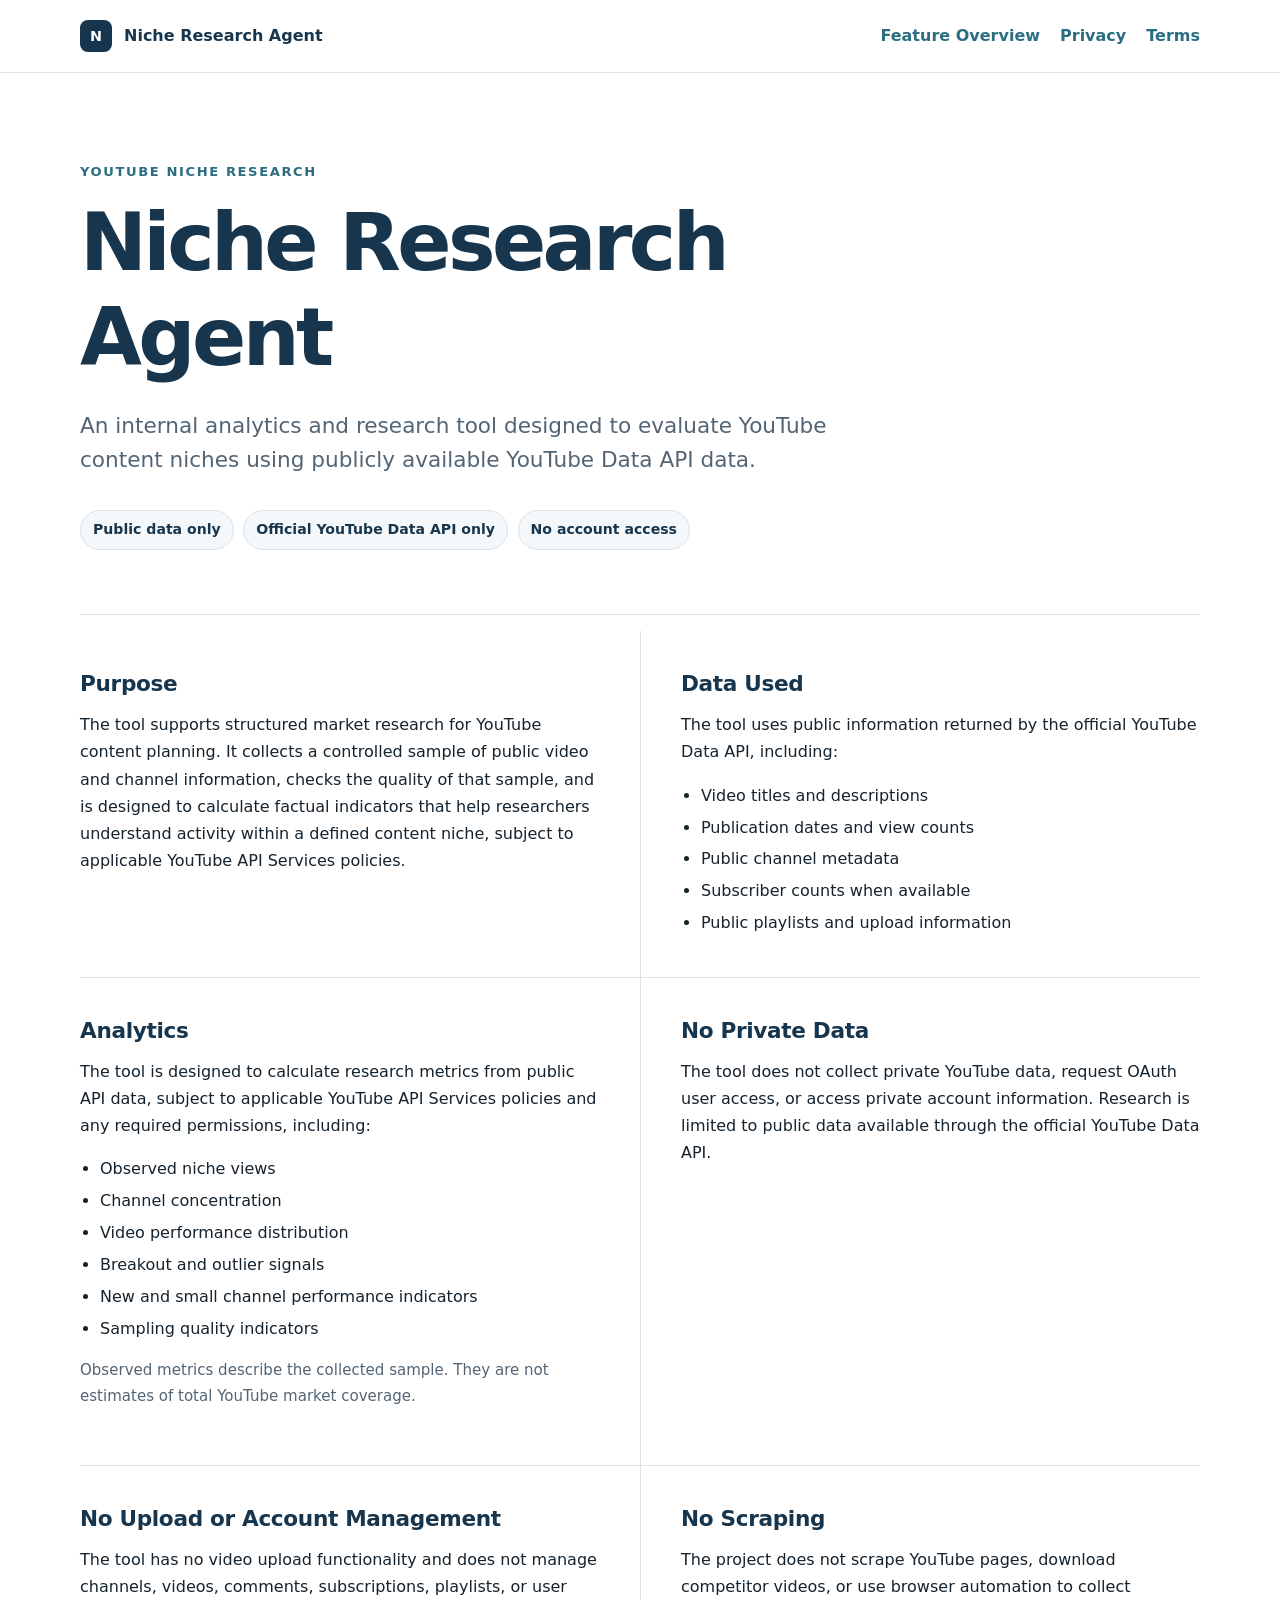
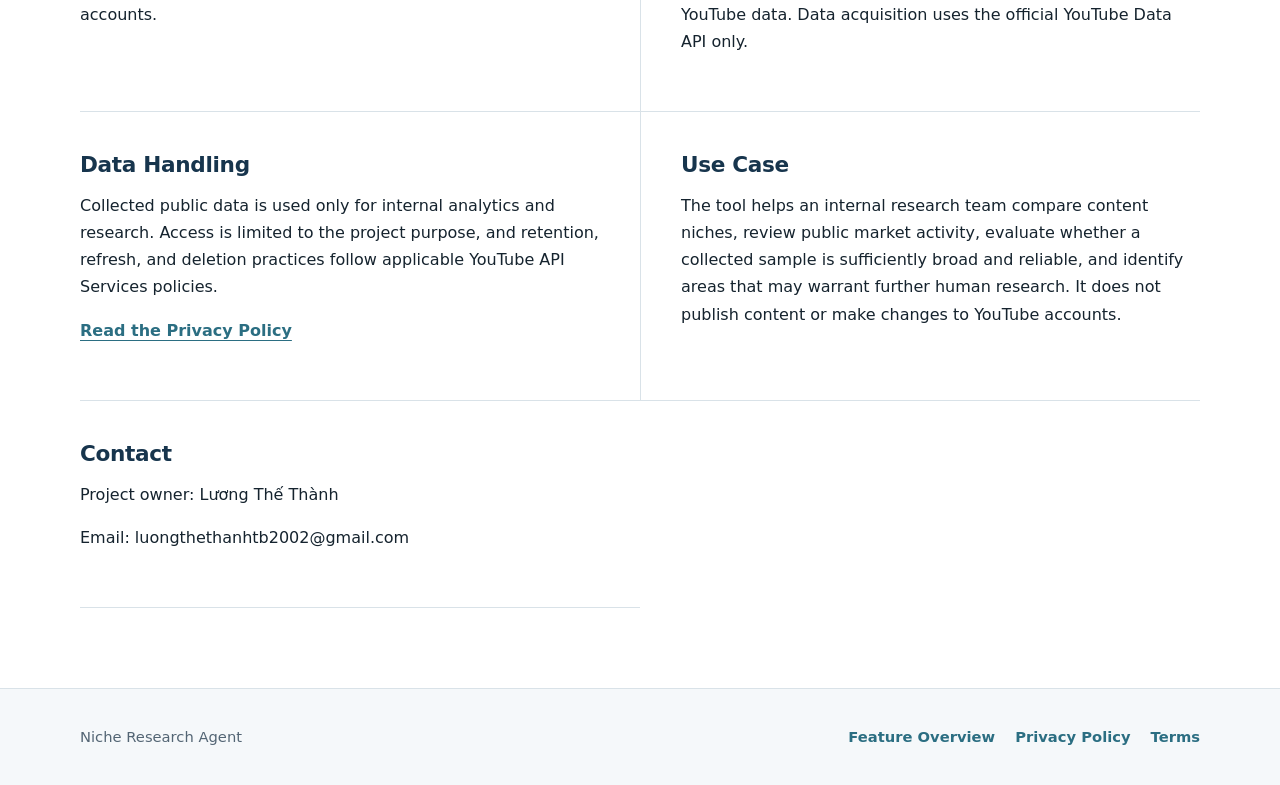
<file: index.html>
<!doctype html>
<html lang="en">
  <head>
    <meta charset="utf-8">
    <meta name="viewport" content="width=device-width, initial-scale=1">
    <meta name="description" content="Niche Research Agent is an internal analytics and research tool for evaluating YouTube content niches using public YouTube Data API data.">
    <title>Niche Research Agent</title>
    <link rel="icon" type="image/svg+xml" href="data:image/svg+xml,%3Csvg xmlns='http://www.w3.org/2000/svg' viewBox='0 0 64 64'%3E%3Crect width='64' height='64' rx='14' fill='%2317354d'/%3E%3Cpath d='M18 18h9l10 16V18h9v28h-9L27 30v16h-9z' fill='%23fff'/%3E%3C/svg%3E">
    <link rel="stylesheet" href="styles.css">
  </head>
  <body>
    <header class="site-header">
      <div class="shell header-inner">
        <a class="brand" href="index.html" aria-label="Niche Research Agent home">
          <span class="brand-mark" aria-hidden="true">N</span>
          <span>Niche Research Agent</span>
        </a>
        <nav aria-label="Primary navigation">
          <a href="features.html">Feature Overview</a>
          <a href="privacy.html">Privacy</a>
          <a href="terms.html">Terms</a>
        </nav>
      </div>
    </header>

    <main>
      <section class="hero shell" aria-labelledby="page-title">
        <p class="eyebrow">YouTube niche research</p>
        <h1 id="page-title">Niche Research Agent</h1>
        <p class="lead">An internal analytics and research tool designed to evaluate YouTube content niches using publicly available YouTube Data API data.</p>
        <div class="scope-note" aria-label="Data access summary">
          <span>Public data only</span>
          <span>Official YouTube Data API only</span>
          <span>No account access</span>
        </div>
      </section>

      <div class="shell content-grid">
        <section id="purpose">
          <h2>Purpose</h2>
          <p>The tool supports structured market research for YouTube content planning. It collects a controlled sample of public video and channel information, checks the quality of that sample, and is designed to calculate factual indicators that help researchers understand activity within a defined content niche, subject to applicable YouTube API Services policies.</p>
        </section>

        <section id="data-used">
          <h2>Data Used</h2>
          <p>The tool uses public information returned by the official YouTube Data API, including:</p>
          <ul>
            <li>Video titles and descriptions</li>
            <li>Publication dates and view counts</li>
            <li>Public channel metadata</li>
            <li>Subscriber counts when available</li>
            <li>Public playlists and upload information</li>
          </ul>
        </section>

        <section id="analytics">
          <h2>Analytics</h2>
          <p>The tool is designed to calculate research metrics from public API data, subject to applicable YouTube API Services policies and any required permissions, including:</p>
          <ul>
            <li>Observed niche views</li>
            <li>Channel concentration</li>
            <li>Video performance distribution</li>
            <li>Breakout and outlier signals</li>
            <li>New and small channel performance indicators</li>
            <li>Sampling quality indicators</li>
          </ul>
          <p class="muted">Observed metrics describe the collected sample. They are not estimates of total YouTube market coverage.</p>
        </section>

        <section id="no-private-data">
          <h2>No Private Data</h2>
          <p>The tool does not collect private YouTube data, request OAuth user access, or access private account information. Research is limited to public data available through the official YouTube Data API.</p>
        </section>

        <section id="no-account-management">
          <h2>No Upload or Account Management</h2>
          <p>The tool has no video upload functionality and does not manage channels, videos, comments, subscriptions, playlists, or user accounts.</p>
        </section>

        <section id="no-scraping">
          <h2>No Scraping</h2>
          <p>The project does not scrape YouTube pages, download competitor videos, or use browser automation to collect YouTube data. Data acquisition uses the official YouTube Data API only.</p>
        </section>

        <section id="data-handling">
          <h2>Data Handling</h2>
          <p>Collected public data is used only for internal analytics and research. Access is limited to the project purpose, and retention, refresh, and deletion practices follow applicable YouTube API Services policies.</p>
          <p><a class="text-link" href="privacy.html">Read the Privacy Policy</a></p>
        </section>

        <section id="use-case">
          <h2>Use Case</h2>
          <p>The tool helps an internal research team compare content niches, review public market activity, evaluate whether a collected sample is sufficiently broad and reliable, and identify areas that may warrant further human research. It does not publish content or make changes to YouTube accounts.</p>
        </section>

        <section id="contact">
          <h2>Contact</h2>
          <p>Project owner: Lương Thế Thành</p>
          <p>Email: luongthethanhtb2002@gmail.com</p>
        </section>
      </div>
    </main>

    <footer>
      <div class="shell footer-inner">
        <span>Niche Research Agent</span>
        <div class="footer-links">
          <a href="features.html">Feature Overview</a>
          <a href="privacy.html">Privacy Policy</a>
          <a href="terms.html">Terms</a>
        </div>
      </div>
    </footer>
  </body>
</html>
</file>
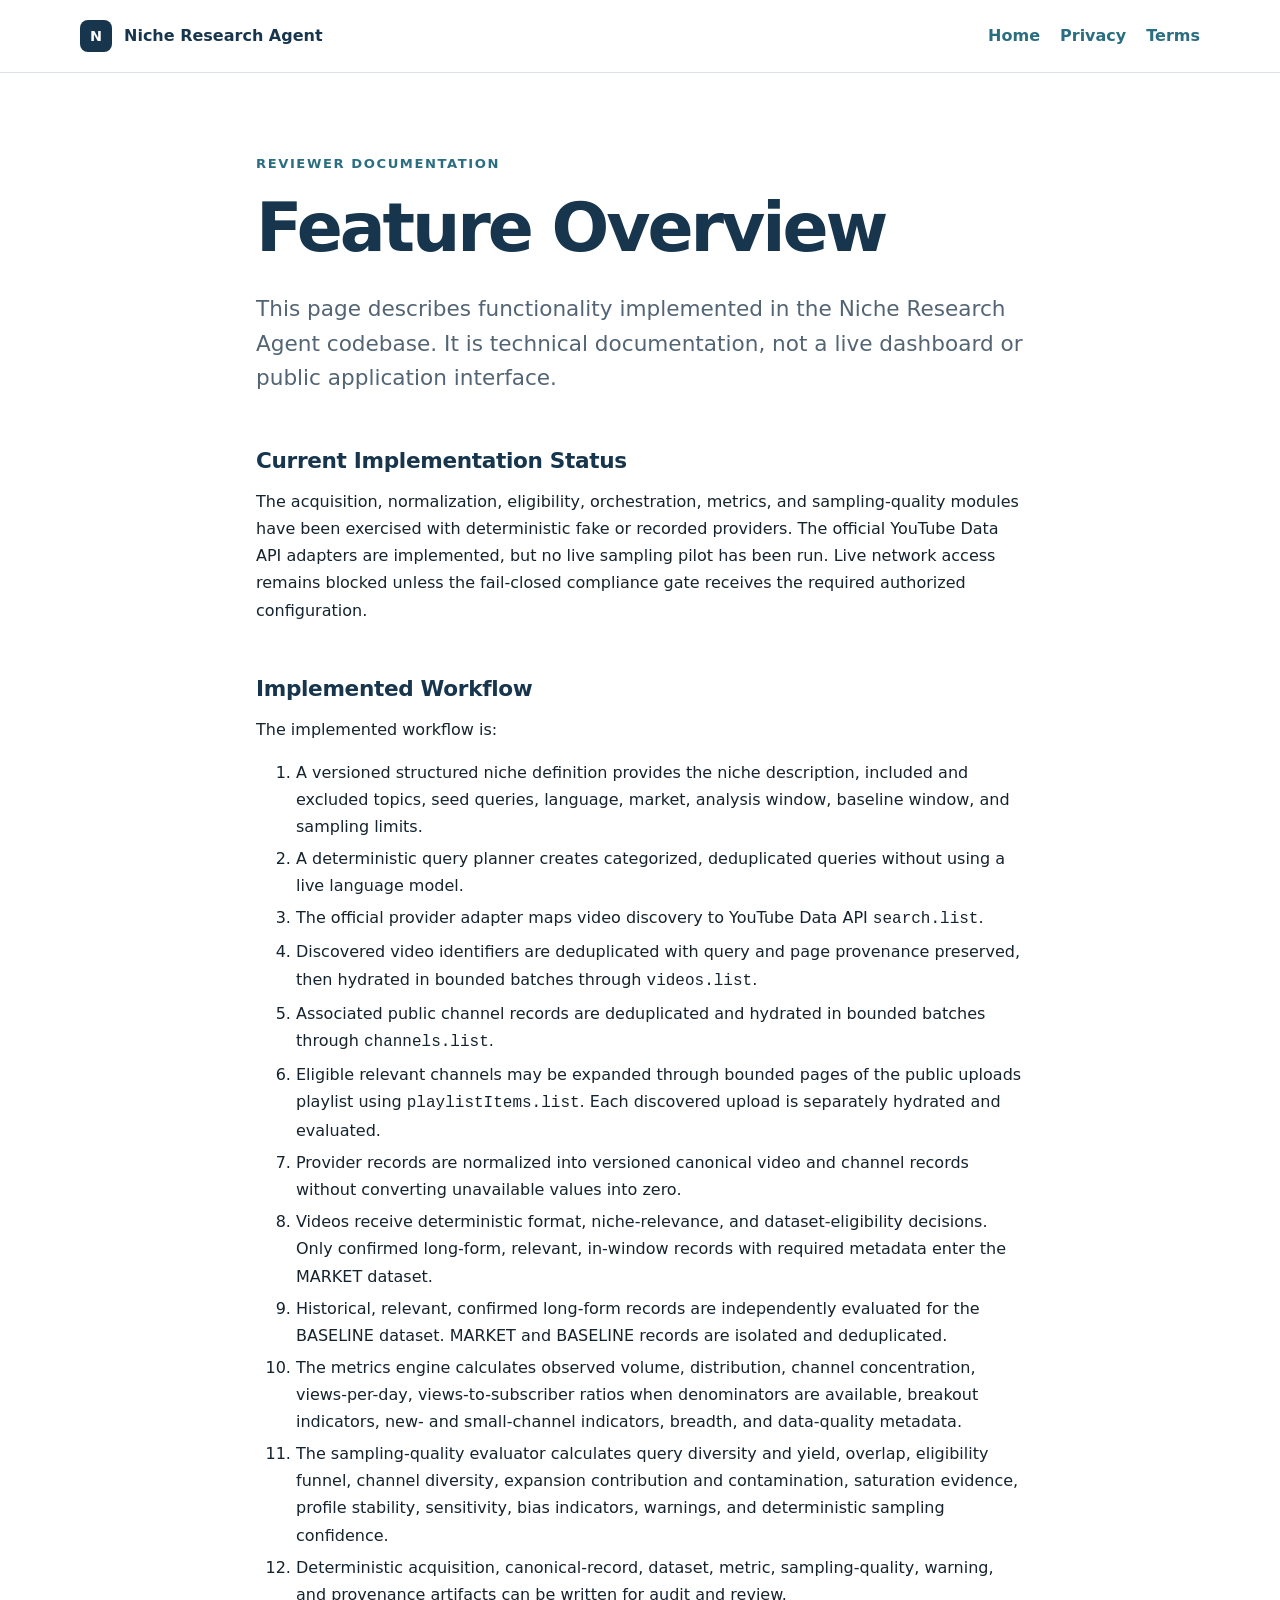
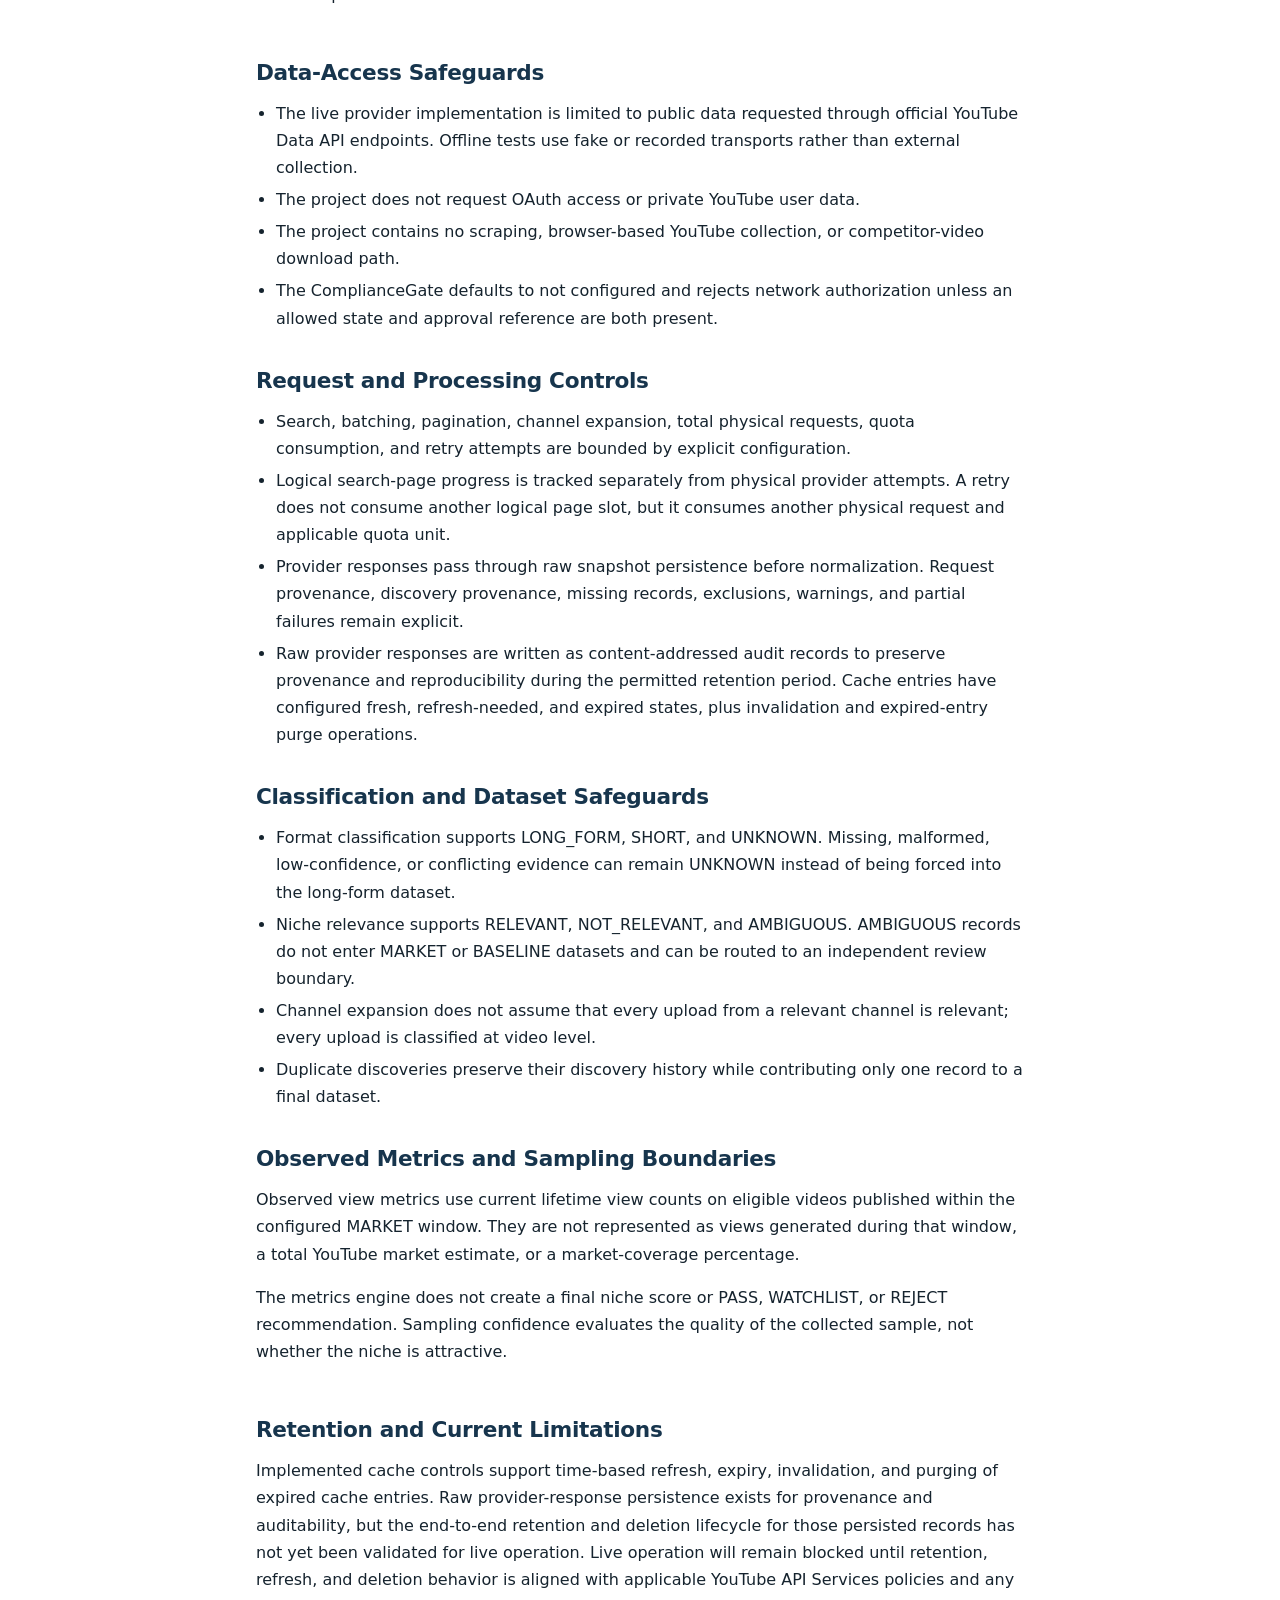
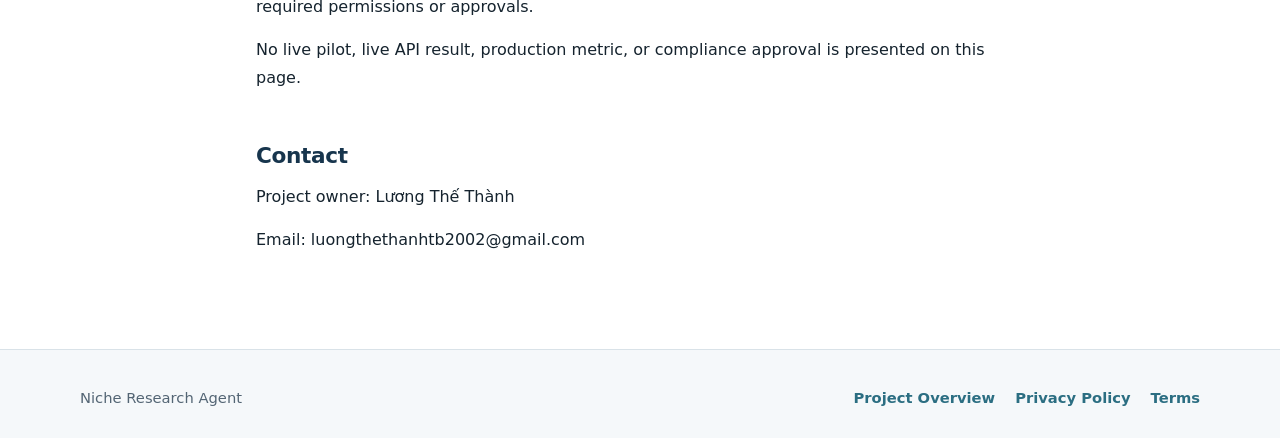
<file: features.html>
<!doctype html>
<html lang="en">
  <head>
    <meta charset="utf-8">
    <meta name="viewport" content="width=device-width, initial-scale=1">
    <meta name="description" content="Reviewer-facing technical overview of the implemented Niche Research Agent workflow and safeguards.">
    <title>Feature Overview — Niche Research Agent</title>
    <link rel="icon" type="image/svg+xml" href="data:image/svg+xml,%3Csvg xmlns='http://www.w3.org/2000/svg' viewBox='0 0 64 64'%3E%3Crect width='64' height='64' rx='14' fill='%2317354d'/%3E%3Cpath d='M18 18h9l10 16V18h9v28h-9L27 30v16h-9z' fill='%23fff'/%3E%3C/svg%3E">
    <link rel="stylesheet" href="styles.css">
  </head>
  <body>
    <header class="site-header">
      <div class="shell header-inner">
        <a class="brand" href="index.html" aria-label="Niche Research Agent home">
          <span class="brand-mark" aria-hidden="true">N</span>
          <span>Niche Research Agent</span>
        </a>
        <nav aria-label="Primary navigation">
          <a href="index.html">Home</a>
          <a href="privacy.html">Privacy</a>
          <a href="terms.html">Terms</a>
        </nav>
      </div>
    </header>

    <main class="shell policy">
      <p class="eyebrow">Reviewer documentation</p>
      <h1>Feature Overview</h1>
      <p class="lead">This page describes functionality implemented in the Niche Research Agent codebase. It is technical documentation, not a live dashboard or public application interface.</p>

      <section>
        <h2>Current Implementation Status</h2>
        <p>The acquisition, normalization, eligibility, orchestration, metrics, and sampling-quality modules have been exercised with deterministic fake or recorded providers. The official YouTube Data API adapters are implemented, but no live sampling pilot has been run. Live network access remains blocked unless the fail-closed compliance gate receives the required authorized configuration.</p>
      </section>

      <section>
        <h2>Implemented Workflow</h2>
        <p>The implemented workflow is:</p>
        <ol>
          <li>A versioned structured niche definition provides the niche description, included and excluded topics, seed queries, language, market, analysis window, baseline window, and sampling limits.</li>
          <li>A deterministic query planner creates categorized, deduplicated queries without using a live language model.</li>
          <li>The official provider adapter maps video discovery to YouTube Data API <code>search.list</code>.</li>
          <li>Discovered video identifiers are deduplicated with query and page provenance preserved, then hydrated in bounded batches through <code>videos.list</code>.</li>
          <li>Associated public channel records are deduplicated and hydrated in bounded batches through <code>channels.list</code>.</li>
          <li>Eligible relevant channels may be expanded through bounded pages of the public uploads playlist using <code>playlistItems.list</code>. Each discovered upload is separately hydrated and evaluated.</li>
          <li>Provider records are normalized into versioned canonical video and channel records without converting unavailable values into zero.</li>
          <li>Videos receive deterministic format, niche-relevance, and dataset-eligibility decisions. Only confirmed long-form, relevant, in-window records with required metadata enter the MARKET dataset.</li>
          <li>Historical, relevant, confirmed long-form records are independently evaluated for the BASELINE dataset. MARKET and BASELINE records are isolated and deduplicated.</li>
          <li>The metrics engine calculates observed volume, distribution, channel concentration, views-per-day, views-to-subscriber ratios when denominators are available, breakout indicators, new- and small-channel indicators, breadth, and data-quality metadata.</li>
          <li>The sampling-quality evaluator calculates query diversity and yield, overlap, eligibility funnel, channel diversity, expansion contribution and contamination, saturation evidence, profile stability, sensitivity, bias indicators, warnings, and deterministic sampling confidence.</li>
          <li>Deterministic acquisition, canonical-record, dataset, metric, sampling-quality, warning, and provenance artifacts can be written for audit and review.</li>
        </ol>
      </section>

      <section>
        <h2>Data-Access Safeguards</h2>
        <ul>
          <li>The live provider implementation is limited to public data requested through official YouTube Data API endpoints. Offline tests use fake or recorded transports rather than external collection.</li>
          <li>The project does not request OAuth access or private YouTube user data.</li>
          <li>The project contains no scraping, browser-based YouTube collection, or competitor-video download path.</li>
          <li>The ComplianceGate defaults to not configured and rejects network authorization unless an allowed state and approval reference are both present.</li>
        </ul>
      </section>

      <section>
        <h2>Request and Processing Controls</h2>
        <ul>
          <li>Search, batching, pagination, channel expansion, total physical requests, quota consumption, and retry attempts are bounded by explicit configuration.</li>
          <li>Logical search-page progress is tracked separately from physical provider attempts. A retry does not consume another logical page slot, but it consumes another physical request and applicable quota unit.</li>
          <li>Provider responses pass through raw snapshot persistence before normalization. Request provenance, discovery provenance, missing records, exclusions, warnings, and partial failures remain explicit.</li>
          <li>Raw provider responses are written as content-addressed audit records to preserve provenance and reproducibility during the permitted retention period. Cache entries have configured fresh, refresh-needed, and expired states, plus invalidation and expired-entry purge operations.</li>
        </ul>
      </section>

      <section>
        <h2>Classification and Dataset Safeguards</h2>
        <ul>
          <li>Format classification supports LONG_FORM, SHORT, and UNKNOWN. Missing, malformed, low-confidence, or conflicting evidence can remain UNKNOWN instead of being forced into the long-form dataset.</li>
          <li>Niche relevance supports RELEVANT, NOT_RELEVANT, and AMBIGUOUS. AMBIGUOUS records do not enter MARKET or BASELINE datasets and can be routed to an independent review boundary.</li>
          <li>Channel expansion does not assume that every upload from a relevant channel is relevant; every upload is classified at video level.</li>
          <li>Duplicate discoveries preserve their discovery history while contributing only one record to a final dataset.</li>
        </ul>
      </section>

      <section>
        <h2>Observed Metrics and Sampling Boundaries</h2>
        <p>Observed view metrics use current lifetime view counts on eligible videos published within the configured MARKET window. They are not represented as views generated during that window, a total YouTube market estimate, or a market-coverage percentage.</p>
        <p>The metrics engine does not create a final niche score or PASS, WATCHLIST, or REJECT recommendation. Sampling confidence evaluates the quality of the collected sample, not whether the niche is attractive.</p>
      </section>

      <section>
        <h2>Retention and Current Limitations</h2>
        <p>Implemented cache controls support time-based refresh, expiry, invalidation, and purging of expired cache entries. Raw provider-response persistence exists for provenance and auditability, but the end-to-end retention and deletion lifecycle for those persisted records has not yet been validated for live operation. Live operation will remain blocked until retention, refresh, and deletion behavior is aligned with applicable YouTube API Services policies and any required permissions or approvals.</p>
        <p>No live pilot, live API result, production metric, or compliance approval is presented on this page.</p>
      </section>

      <section>
        <h2>Contact</h2>
        <p>Project owner: Lương Thế Thành</p>
        <p>Email: luongthethanhtb2002@gmail.com</p>
      </section>
    </main>

    <footer>
      <div class="shell footer-inner">
        <span>Niche Research Agent</span>
        <div class="footer-links">
          <a href="index.html">Project Overview</a>
          <a href="privacy.html">Privacy Policy</a>
          <a href="terms.html">Terms</a>
        </div>
      </div>
    </footer>
  </body>
</html>
</file>
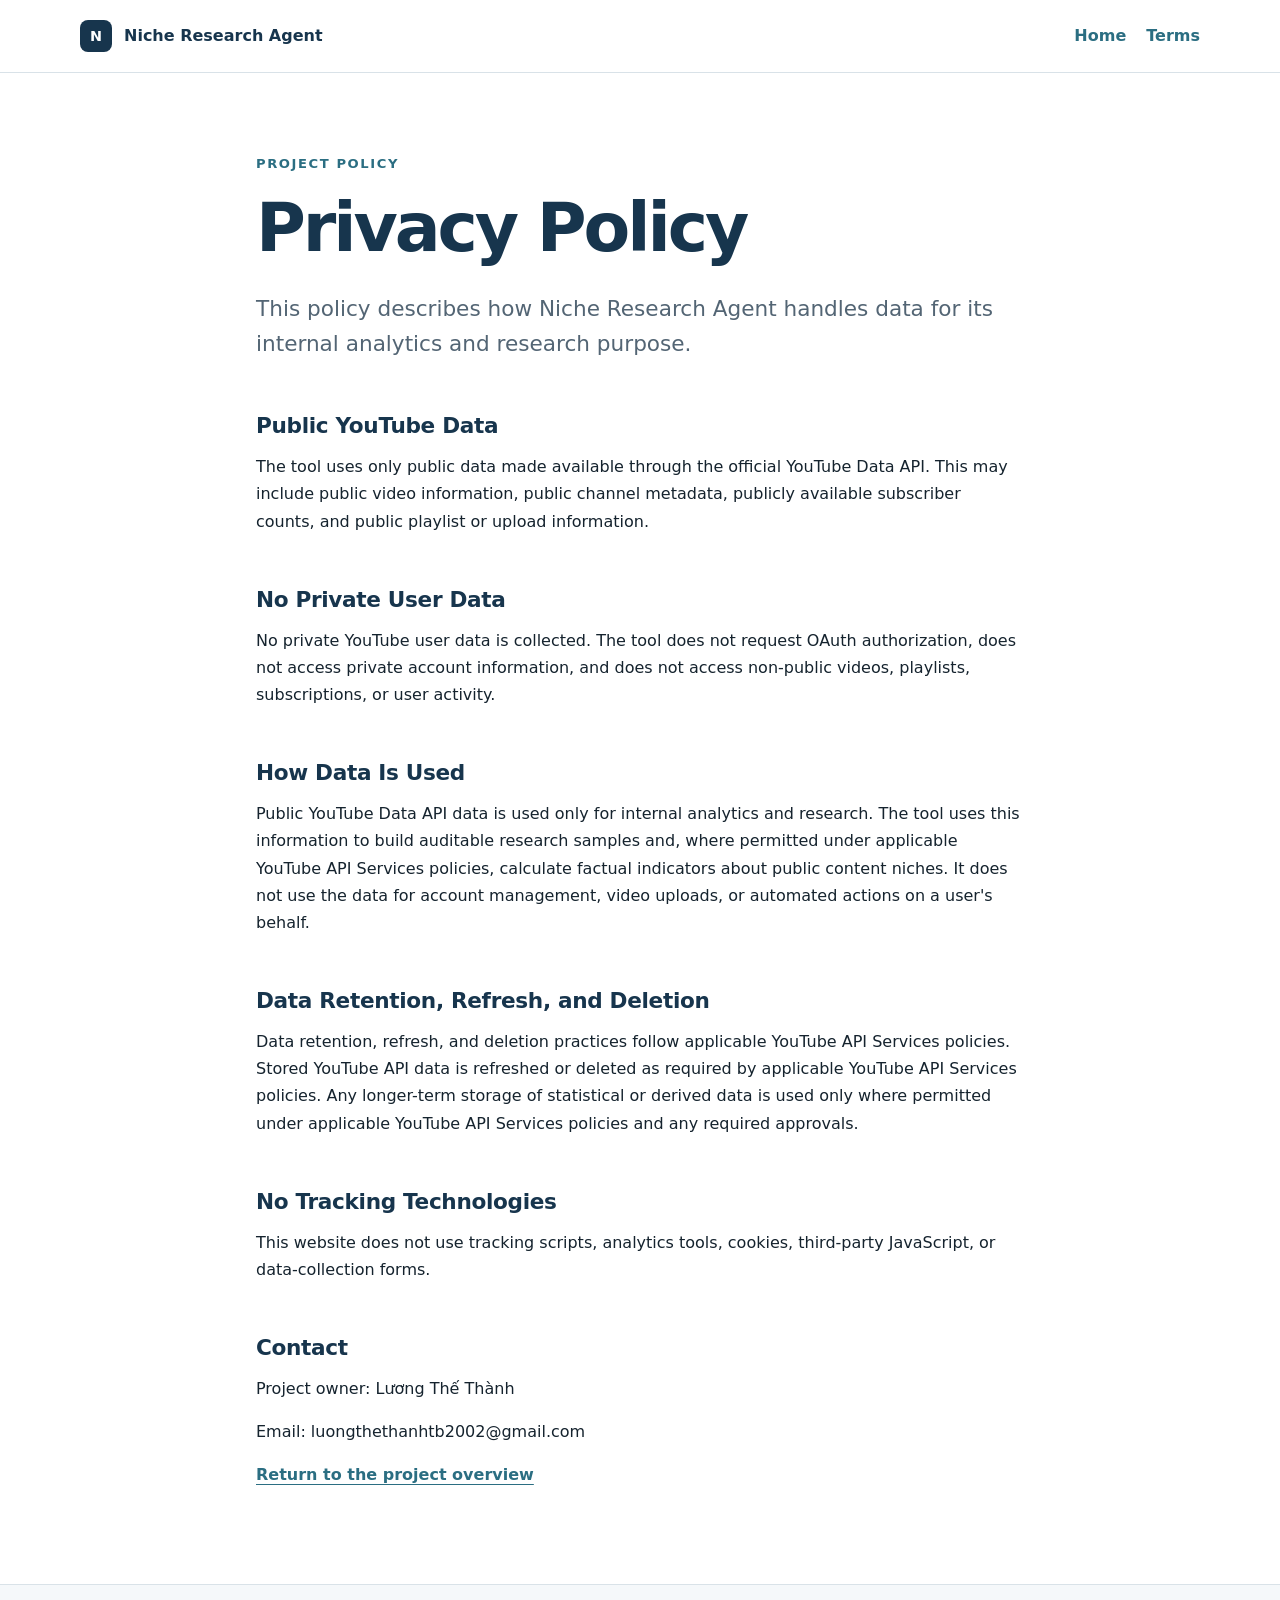
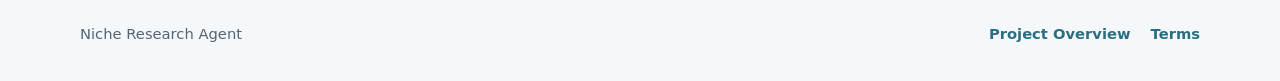
<file: privacy.html>
<!doctype html>
<html lang="en">
  <head>
    <meta charset="utf-8">
    <meta name="viewport" content="width=device-width, initial-scale=1">
    <meta name="description" content="Privacy Policy for the Niche Research Agent project.">
    <title>Privacy Policy — Niche Research Agent</title>
    <link rel="icon" type="image/svg+xml" href="data:image/svg+xml,%3Csvg xmlns='http://www.w3.org/2000/svg' viewBox='0 0 64 64'%3E%3Crect width='64' height='64' rx='14' fill='%2317354d'/%3E%3Cpath d='M18 18h9l10 16V18h9v28h-9L27 30v16h-9z' fill='%23fff'/%3E%3C/svg%3E">
    <link rel="stylesheet" href="styles.css">
  </head>
  <body>
    <header class="site-header">
      <div class="shell header-inner">
        <a class="brand" href="index.html" aria-label="Niche Research Agent home">
          <span class="brand-mark" aria-hidden="true">N</span>
          <span>Niche Research Agent</span>
        </a>
        <nav aria-label="Primary navigation">
          <a href="index.html">Home</a>
          <a href="terms.html">Terms</a>
        </nav>
      </div>
    </header>

    <main class="shell policy">
      <p class="eyebrow">Project policy</p>
      <h1>Privacy Policy</h1>
      <p class="lead">This policy describes how Niche Research Agent handles data for its internal analytics and research purpose.</p>

      <section>
        <h2>Public YouTube Data</h2>
        <p>The tool uses only public data made available through the official YouTube Data API. This may include public video information, public channel metadata, publicly available subscriber counts, and public playlist or upload information.</p>
      </section>

      <section>
        <h2>No Private User Data</h2>
        <p>No private YouTube user data is collected. The tool does not request OAuth authorization, does not access private account information, and does not access non-public videos, playlists, subscriptions, or user activity.</p>
      </section>

      <section>
        <h2>How Data Is Used</h2>
        <p>Public YouTube Data API data is used only for internal analytics and research. The tool uses this information to build auditable research samples and, where permitted under applicable YouTube API Services policies, calculate factual indicators about public content niches. It does not use the data for account management, video uploads, or automated actions on a user's behalf.</p>
      </section>

      <section>
        <h2>Data Retention, Refresh, and Deletion</h2>
        <p>Data retention, refresh, and deletion practices follow applicable YouTube API Services policies. Stored YouTube API data is refreshed or deleted as required by applicable YouTube API Services policies. Any longer-term storage of statistical or derived data is used only where permitted under applicable YouTube API Services policies and any required approvals.</p>
      </section>

      <section>
        <h2>No Tracking Technologies</h2>
        <p>This website does not use tracking scripts, analytics tools, cookies, third-party JavaScript, or data-collection forms.</p>
      </section>

      <section>
        <h2>Contact</h2>
        <p>Project owner: Lương Thế Thành</p>
        <p>Email: luongthethanhtb2002@gmail.com</p>
      </section>

      <p><a class="text-link" href="index.html">Return to the project overview</a></p>
    </main>

    <footer>
      <div class="shell footer-inner">
        <span>Niche Research Agent</span>
        <div class="footer-links">
          <a href="index.html">Project Overview</a>
          <a href="terms.html">Terms</a>
        </div>
      </div>
    </footer>
  </body>
</html>
</file>
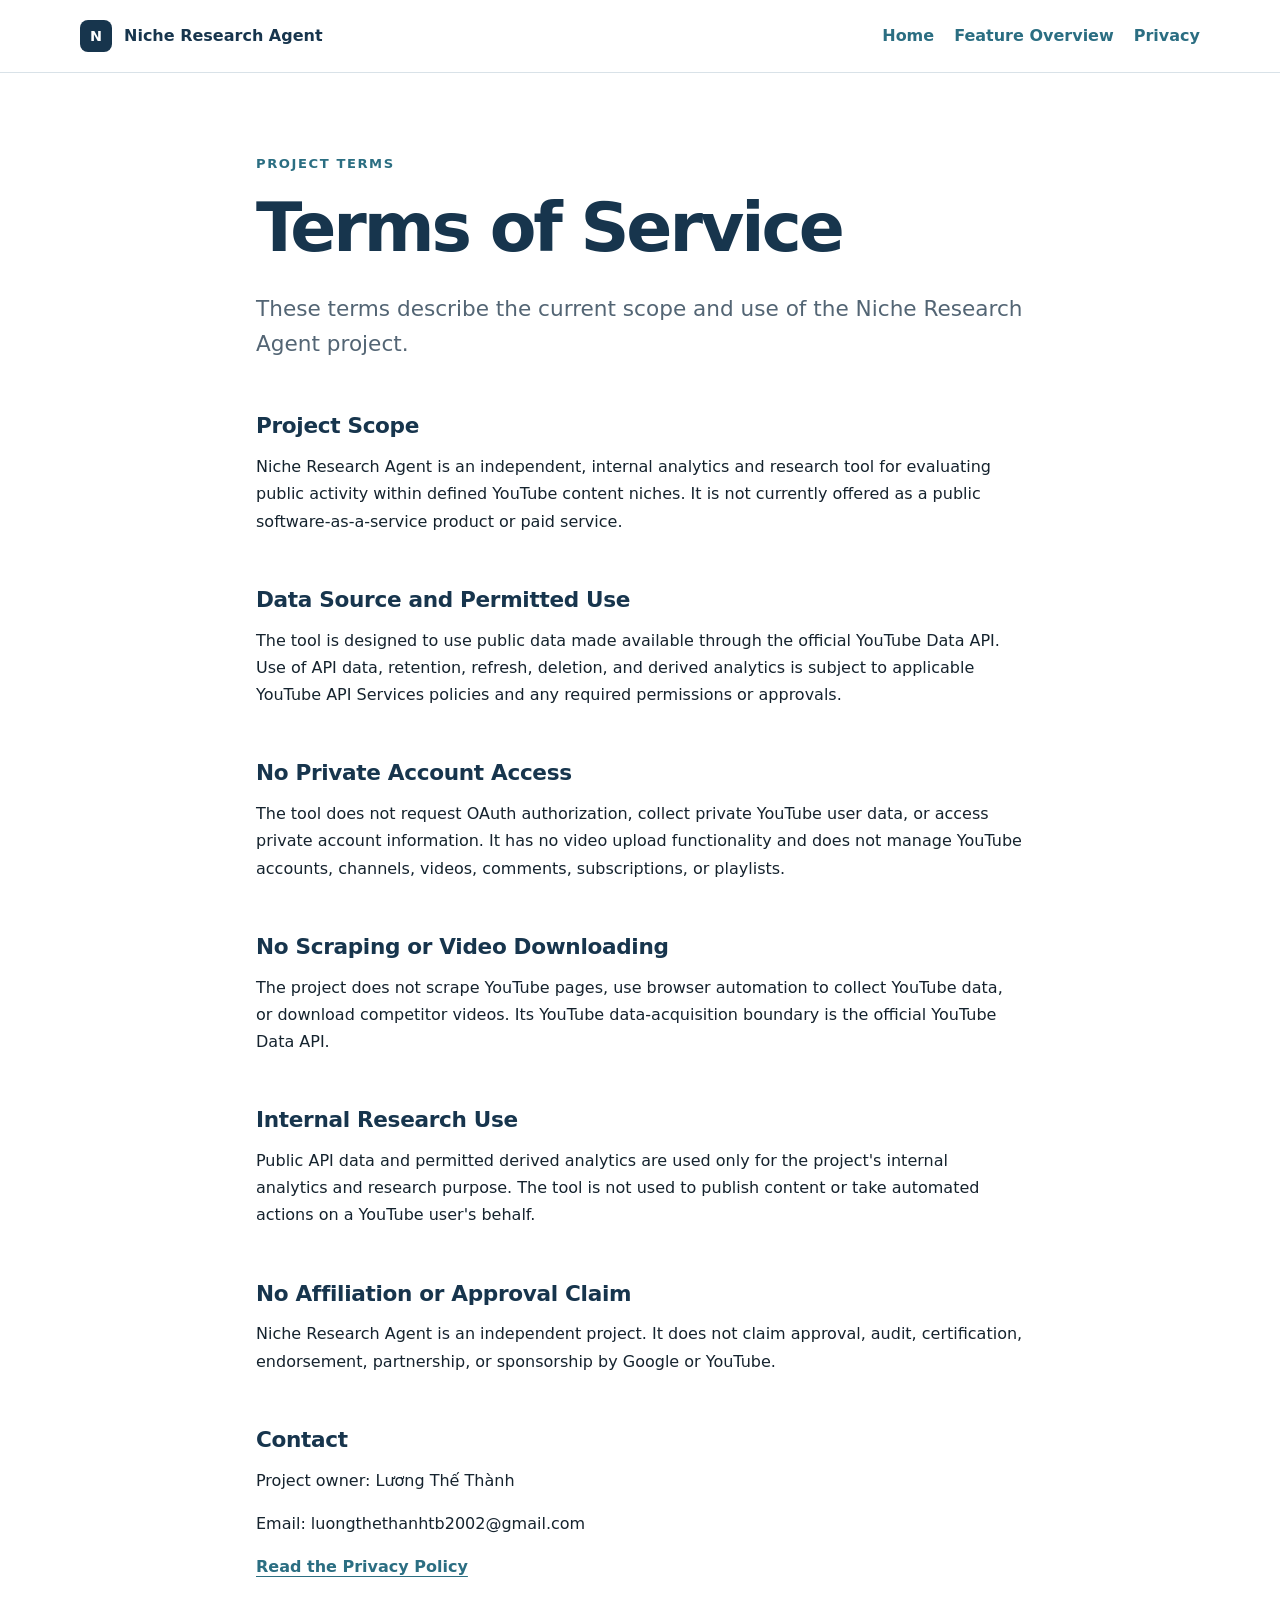
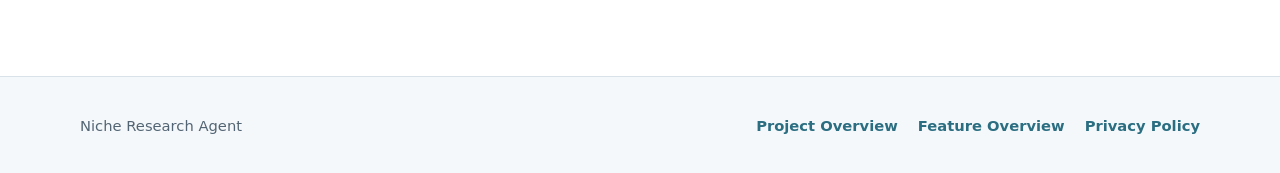
<file: terms.html>
<!doctype html>
<html lang="en">
  <head>
    <meta charset="utf-8">
    <meta name="viewport" content="width=device-width, initial-scale=1">
    <meta name="description" content="Terms of Service for the Niche Research Agent project.">
    <title>Terms of Service — Niche Research Agent</title>
    <link rel="icon" type="image/svg+xml" href="data:image/svg+xml,%3Csvg xmlns='http://www.w3.org/2000/svg' viewBox='0 0 64 64'%3E%3Crect width='64' height='64' rx='14' fill='%2317354d'/%3E%3Cpath d='M18 18h9l10 16V18h9v28h-9L27 30v16h-9z' fill='%23fff'/%3E%3C/svg%3E">
    <link rel="stylesheet" href="styles.css">
  </head>
  <body>
    <header class="site-header">
      <div class="shell header-inner">
        <a class="brand" href="index.html" aria-label="Niche Research Agent home">
          <span class="brand-mark" aria-hidden="true">N</span>
          <span>Niche Research Agent</span>
        </a>
        <nav aria-label="Primary navigation">
          <a href="index.html">Home</a>
          <a href="features.html">Feature Overview</a>
          <a href="privacy.html">Privacy</a>
        </nav>
      </div>
    </header>

    <main class="shell policy">
      <p class="eyebrow">Project terms</p>
      <h1>Terms of Service</h1>
      <p class="lead">These terms describe the current scope and use of the Niche Research Agent project.</p>

      <section>
        <h2>Project Scope</h2>
        <p>Niche Research Agent is an independent, internal analytics and research tool for evaluating public activity within defined YouTube content niches. It is not currently offered as a public software-as-a-service product or paid service.</p>
      </section>

      <section>
        <h2>Data Source and Permitted Use</h2>
        <p>The tool is designed to use public data made available through the official YouTube Data API. Use of API data, retention, refresh, deletion, and derived analytics is subject to applicable YouTube API Services policies and any required permissions or approvals.</p>
      </section>

      <section>
        <h2>No Private Account Access</h2>
        <p>The tool does not request OAuth authorization, collect private YouTube user data, or access private account information. It has no video upload functionality and does not manage YouTube accounts, channels, videos, comments, subscriptions, or playlists.</p>
      </section>

      <section>
        <h2>No Scraping or Video Downloading</h2>
        <p>The project does not scrape YouTube pages, use browser automation to collect YouTube data, or download competitor videos. Its YouTube data-acquisition boundary is the official YouTube Data API.</p>
      </section>

      <section>
        <h2>Internal Research Use</h2>
        <p>Public API data and permitted derived analytics are used only for the project's internal analytics and research purpose. The tool is not used to publish content or take automated actions on a YouTube user's behalf.</p>
      </section>

      <section>
        <h2>No Affiliation or Approval Claim</h2>
        <p>Niche Research Agent is an independent project. It does not claim approval, audit, certification, endorsement, partnership, or sponsorship by Google or YouTube.</p>
      </section>

      <section>
        <h2>Contact</h2>
        <p>Project owner: Lương Thế Thành</p>
        <p>Email: luongthethanhtb2002@gmail.com</p>
      </section>

      <p><a class="text-link" href="privacy.html">Read the Privacy Policy</a></p>
    </main>

    <footer>
      <div class="shell footer-inner">
        <span>Niche Research Agent</span>
        <div class="footer-links">
          <a href="index.html">Project Overview</a>
          <a href="features.html">Feature Overview</a>
          <a href="privacy.html">Privacy Policy</a>
        </div>
      </div>
    </footer>
  </body>
</html>
</file>
<file: styles.css>
:root {
  color-scheme: light;
  --ink: #15232e;
  --muted: #536574;
  --navy: #17354d;
  --accent: #2b6e82;
  --line: #d9e2e8;
  --surface: #f5f8fa;
  --white: #ffffff;
  font-family: Inter, ui-sans-serif, system-ui, -apple-system, BlinkMacSystemFont, "Segoe UI", sans-serif;
}

* {
  box-sizing: border-box;
}

html {
  scroll-behavior: smooth;
}

body {
  margin: 0;
  background: var(--white);
  color: var(--ink);
  font-size: 1rem;
  line-height: 1.7;
}

a {
  color: inherit;
}

.shell {
  width: min(100% - 2rem, 70rem);
  margin-inline: auto;
}

.site-header {
  border-bottom: 1px solid var(--line);
  background: rgba(255, 255, 255, 0.96);
}

.header-inner,
.footer-inner {
  display: flex;
  align-items: center;
  justify-content: space-between;
  gap: 1.5rem;
}

nav,
.footer-links {
  display: flex;
  flex-wrap: wrap;
  gap: 1.25rem;
}

.header-inner {
  min-height: 4.5rem;
}

.brand {
  display: inline-flex;
  align-items: center;
  gap: 0.75rem;
  color: var(--navy);
  font-weight: 700;
  text-decoration: none;
}

.brand-mark {
  display: grid;
  width: 2rem;
  height: 2rem;
  place-items: center;
  border-radius: 0.5rem;
  background: var(--navy);
  color: var(--white);
  font-size: 0.9rem;
}

nav a,
footer a {
  color: var(--accent);
  font-weight: 650;
  text-decoration: none;
}

nav a:hover,
nav a:focus-visible,
footer a:hover,
footer a:focus-visible,
.text-link:hover,
.text-link:focus-visible {
  text-decoration: underline;
  text-underline-offset: 0.22em;
}

.hero {
  padding-block: 5.5rem 4rem;
  border-bottom: 1px solid var(--line);
}

.eyebrow {
  margin: 0 0 0.8rem;
  color: var(--accent);
  font-size: 0.82rem;
  font-weight: 750;
  letter-spacing: 0.12em;
  text-transform: uppercase;
}

h1,
h2 {
  color: var(--navy);
  line-height: 1.18;
}

h1 {
  max-width: 13ch;
  margin: 0;
  font-size: clamp(2.6rem, 7vw, 5rem);
  letter-spacing: -0.045em;
}

h2 {
  margin: 0 0 0.9rem;
  font-size: 1.35rem;
  letter-spacing: -0.015em;
}

p {
  margin: 0 0 1rem;
}

.lead {
  max-width: 48rem;
  margin-top: 1.5rem;
  color: var(--muted);
  font-size: clamp(1.1rem, 2vw, 1.35rem);
  line-height: 1.6;
}

.scope-note {
  display: flex;
  flex-wrap: wrap;
  gap: 0.6rem;
  margin-top: 2rem;
}

.scope-note span {
  padding: 0.45rem 0.75rem;
  border: 1px solid var(--line);
  border-radius: 999px;
  background: var(--surface);
  color: var(--navy);
  font-size: 0.88rem;
  font-weight: 650;
}

.content-grid {
  display: grid;
  grid-template-columns: repeat(2, minmax(0, 1fr));
  gap: 0;
  padding-block: 1rem 5rem;
}

.content-grid section {
  padding: 2.5rem 2.5rem 2.5rem 0;
  border-bottom: 1px solid var(--line);
}

.content-grid section:nth-child(even) {
  padding-right: 0;
  padding-left: 2.5rem;
  border-left: 1px solid var(--line);
}

ul {
  margin: 0;
  padding-left: 1.25rem;
}

li + li {
  margin-top: 0.3rem;
}

.muted {
  margin-top: 1rem;
  color: var(--muted);
  font-size: 0.94rem;
}

.text-link {
  color: var(--accent);
  font-weight: 700;
  text-decoration-thickness: 1px;
  text-underline-offset: 0.22em;
}

.policy {
  max-width: 48rem;
  padding-block: 5rem;
}

.policy h1 {
  max-width: none;
  font-size: clamp(2.5rem, 6vw, 4.25rem);
}

.policy section {
  padding-top: 2.25rem;
}

footer {
  border-top: 1px solid var(--line);
  background: var(--surface);
  color: var(--muted);
}

.footer-inner {
  min-height: 6rem;
  font-size: 0.92rem;
}

@media (max-width: 720px) {
  .hero {
    padding-block: 4rem 3rem;
  }

  .content-grid {
    display: block;
    padding-bottom: 3rem;
  }

  .content-grid section,
  .content-grid section:nth-child(even) {
    padding: 2rem 0;
    border-left: 0;
  }

  .policy {
    padding-block: 3.5rem;
  }
}

@media (max-width: 430px) {
  .header-inner,
  .footer-inner {
    align-items: flex-start;
    flex-direction: column;
    justify-content: center;
    gap: 0.5rem;
  }

  nav,
  .footer-links {
    gap: 0.5rem 1rem;
  }

  .header-inner {
    padding-block: 1rem;
  }

  .footer-inner {
    padding-block: 1.5rem;
  }
}

@media (prefers-reduced-motion: reduce) {
  html {
    scroll-behavior: auto;
  }
}
</file>
